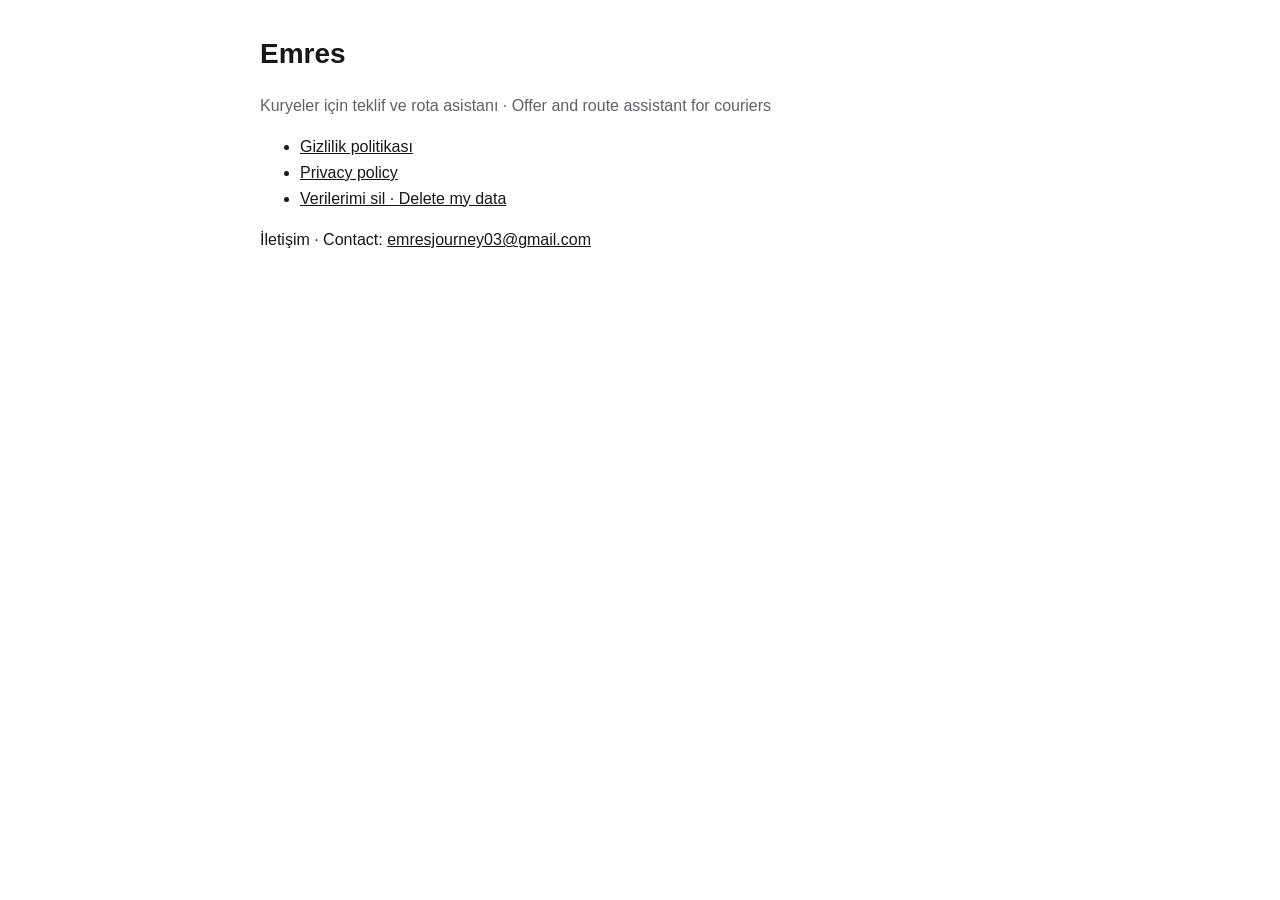
<file: index.html>
<!doctype html><html lang="tr"><head><meta charset="utf-8"><meta name="viewport" content="width=device-width,initial-scale=1">
<title>Emres</title><link rel="stylesheet" href="style.css"></head><body><main>
<h1>Emres</h1><p class="muted">Kuryeler için teklif ve rota asistanı · Offer and route assistant for couriers</p>
<ul><li><a href="privacy.html">Gizlilik politikası</a></li><li><a href="privacy-en.html">Privacy policy</a></li>
<li><a href="delete.html">Verilerimi sil · Delete my data</a></li></ul>
<p>İletişim · Contact: <a href="mailto:emresjourney03@gmail.com">emresjourney03@gmail.com</a></p></main></body></html>
</file>
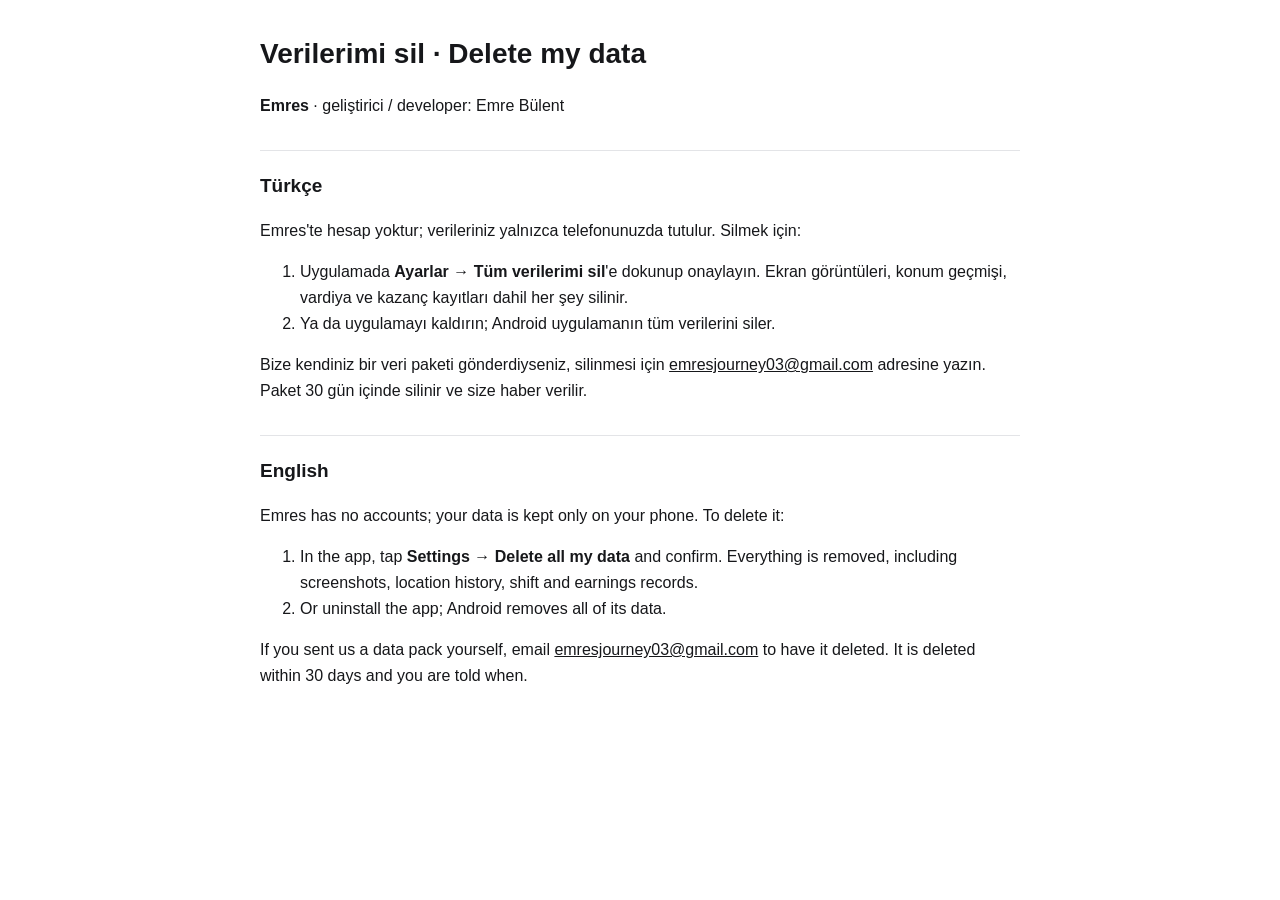
<file: delete.html>
<!doctype html><html lang="tr"><head><meta charset="utf-8"><meta name="viewport" content="width=device-width,initial-scale=1">
<title>Verilerimi sil</title><link rel="stylesheet" href="style.css"></head><body><main>
<h1>Verilerimi sil · Delete my data</h1>
<p><b>Emres</b> · geliştirici / developer: Emre Bülent</p>
<h2>Türkçe</h2>
<p>Emres'te hesap yoktur; verileriniz yalnızca telefonunuzda tutulur. Silmek için:</p>
<ol><li>Uygulamada <b>Ayarlar → Tüm verilerimi sil</b>'e dokunup onaylayın. Ekran görüntüleri, konum geçmişi, vardiya ve kazanç kayıtları dahil her şey silinir.</li>
<li>Ya da uygulamayı kaldırın; Android uygulamanın tüm verilerini siler.</li></ol>
<p>Bize kendiniz bir veri paketi gönderdiyseniz, silinmesi için <a href="mailto:emresjourney03@gmail.com">emresjourney03@gmail.com</a> adresine yazın. Paket 30 gün içinde silinir ve size haber verilir.</p>
<h2>English</h2>
<p>Emres has no accounts; your data is kept only on your phone. To delete it:</p>
<ol><li>In the app, tap <b>Settings → Delete all my data</b> and confirm. Everything is removed, including screenshots, location history, shift and earnings records.</li>
<li>Or uninstall the app; Android removes all of its data.</li></ol>
<p>If you sent us a data pack yourself, email <a href="mailto:emresjourney03@gmail.com">emresjourney03@gmail.com</a> to have it deleted. It is deleted within 30 days and you are told when.</p>
</main></body></html>
</file>
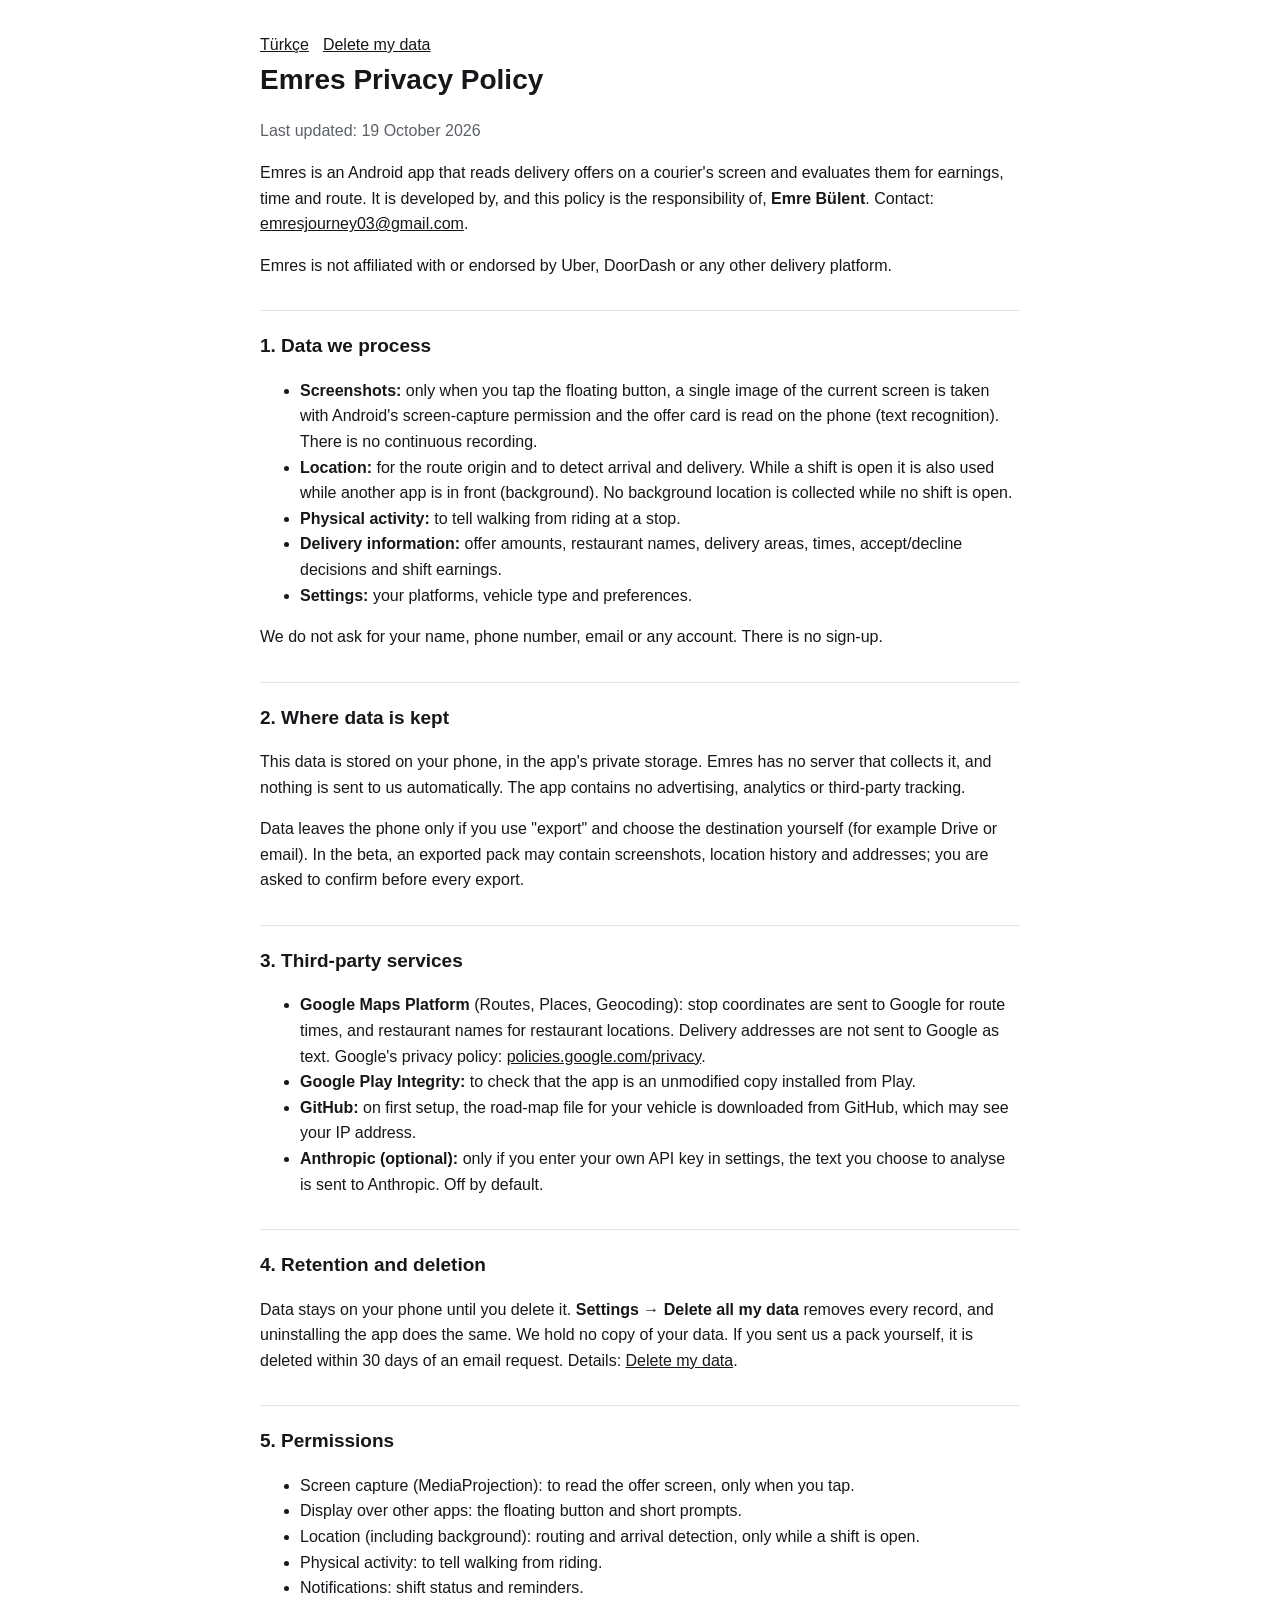
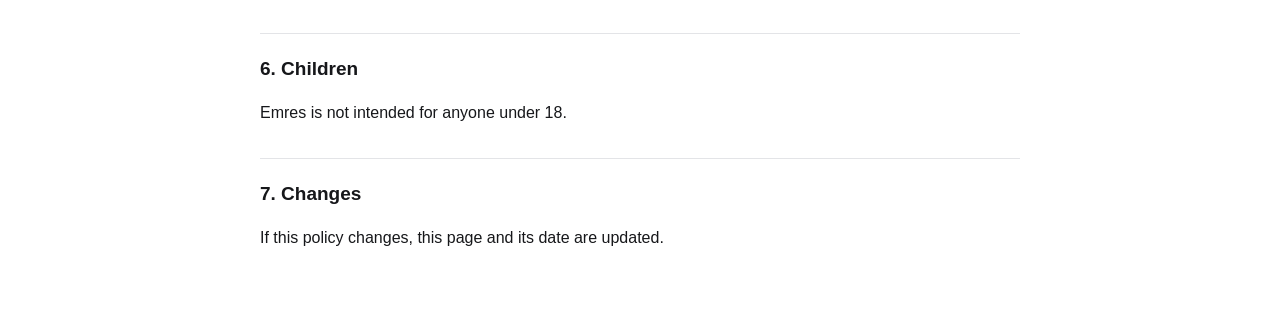
<file: privacy-en.html>
<!doctype html><html lang="en"><head><meta charset="utf-8"><meta name="viewport" content="width=device-width,initial-scale=1">
<title>Emres Privacy</title><link rel="stylesheet" href="style.css"></head><body><main>
<nav><a href="privacy.html">Türkçe</a><a href="delete.html">Delete my data</a></nav>
<h1>Emres Privacy Policy</h1><p class="muted">Last updated: 19 October 2026</p>
<p>Emres is an Android app that reads delivery offers on a courier's screen and evaluates them for earnings, time and route. It is developed by, and this policy is the responsibility of, <b>Emre Bülent</b>. Contact: <a href="mailto:emresjourney03@gmail.com">emresjourney03@gmail.com</a>.</p>
<p>Emres is not affiliated with or endorsed by Uber, DoorDash or any other delivery platform.</p>

<h2>1. Data we process</h2>
<ul>
<li><b>Screenshots:</b> only when you tap the floating button, a single image of the current screen is taken with Android's screen-capture permission and the offer card is read on the phone (text recognition). There is no continuous recording.</li>
<li><b>Location:</b> for the route origin and to detect arrival and delivery. While a shift is open it is also used while another app is in front (background). No background location is collected while no shift is open.</li>
<li><b>Physical activity:</b> to tell walking from riding at a stop.</li>
<li><b>Delivery information:</b> offer amounts, restaurant names, delivery areas, times, accept/decline decisions and shift earnings.</li>
<li><b>Settings:</b> your platforms, vehicle type and preferences.</li>
</ul>
<p>We do not ask for your name, phone number, email or any account. There is no sign-up.</p>

<h2>2. Where data is kept</h2>
<p>This data is stored on your phone, in the app's private storage. Emres has no server that collects it, and nothing is sent to us automatically. The app contains no advertising, analytics or third-party tracking.</p>
<p>Data leaves the phone only if you use "export" and choose the destination yourself (for example Drive or email). In the beta, an exported pack may contain screenshots, location history and addresses; you are asked to confirm before every export.</p>

<h2>3. Third-party services</h2>
<ul>
<li><b>Google Maps Platform</b> (Routes, Places, Geocoding): stop coordinates are sent to Google for route times, and restaurant names for restaurant locations. Delivery addresses are not sent to Google as text. Google's privacy policy: <a href="https://policies.google.com/privacy">policies.google.com/privacy</a>.</li>
<li><b>Google Play Integrity:</b> to check that the app is an unmodified copy installed from Play.</li>
<li><b>GitHub:</b> on first setup, the road-map file for your vehicle is downloaded from GitHub, which may see your IP address.</li>
<li><b>Anthropic (optional):</b> only if you enter your own API key in settings, the text you choose to analyse is sent to Anthropic. Off by default.</li>
</ul>

<h2>4. Retention and deletion</h2>
<p>Data stays on your phone until you delete it. <b>Settings → Delete all my data</b> removes every record, and uninstalling the app does the same. We hold no copy of your data. If you sent us a pack yourself, it is deleted within 30 days of an email request. Details: <a href="delete.html">Delete my data</a>.</p>

<h2>5. Permissions</h2>
<ul>
<li>Screen capture (MediaProjection): to read the offer screen, only when you tap.</li>
<li>Display over other apps: the floating button and short prompts.</li>
<li>Location (including background): routing and arrival detection, only while a shift is open.</li>
<li>Physical activity: to tell walking from riding.</li>
<li>Notifications: shift status and reminders.</li>
</ul>

<h2>6. Children</h2>
<p>Emres is not intended for anyone under 18.</p>

<h2>7. Changes</h2>
<p>If this policy changes, this page and its date are updated.</p>
</main></body></html>
</file>
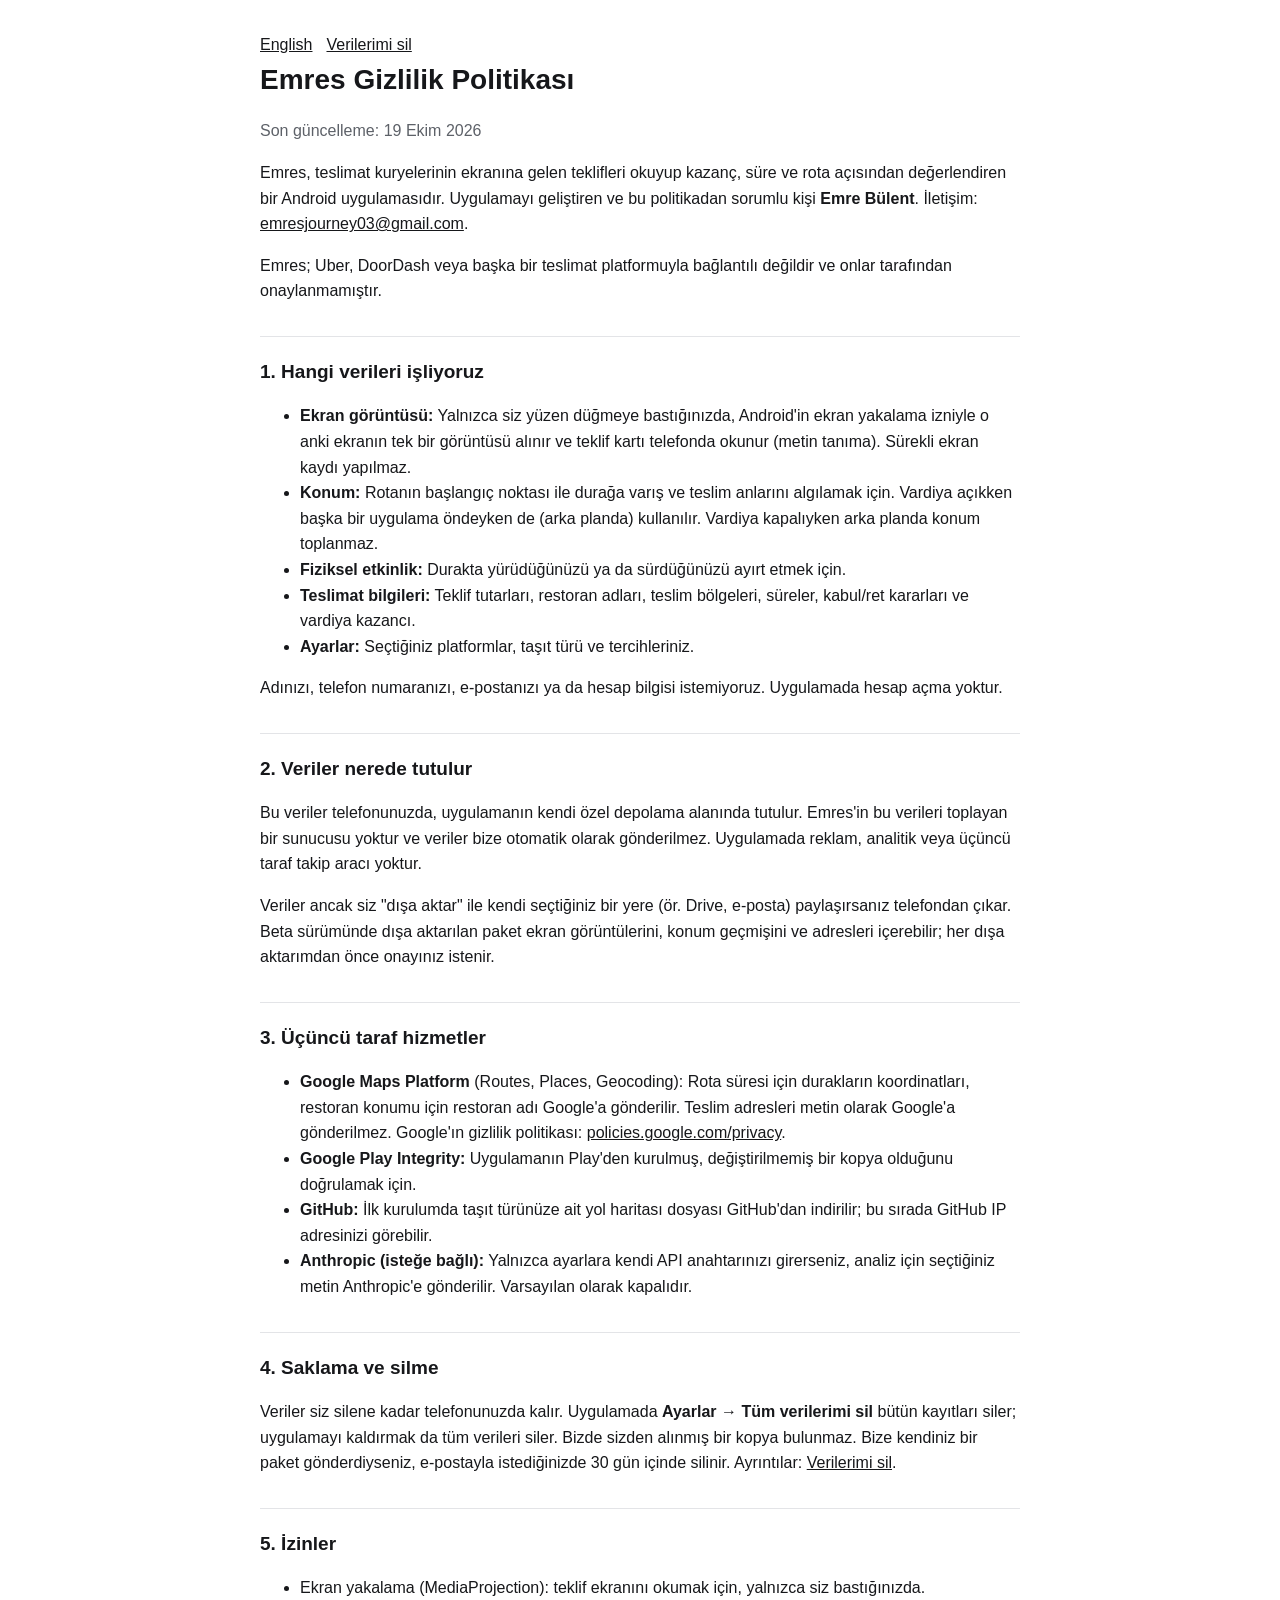
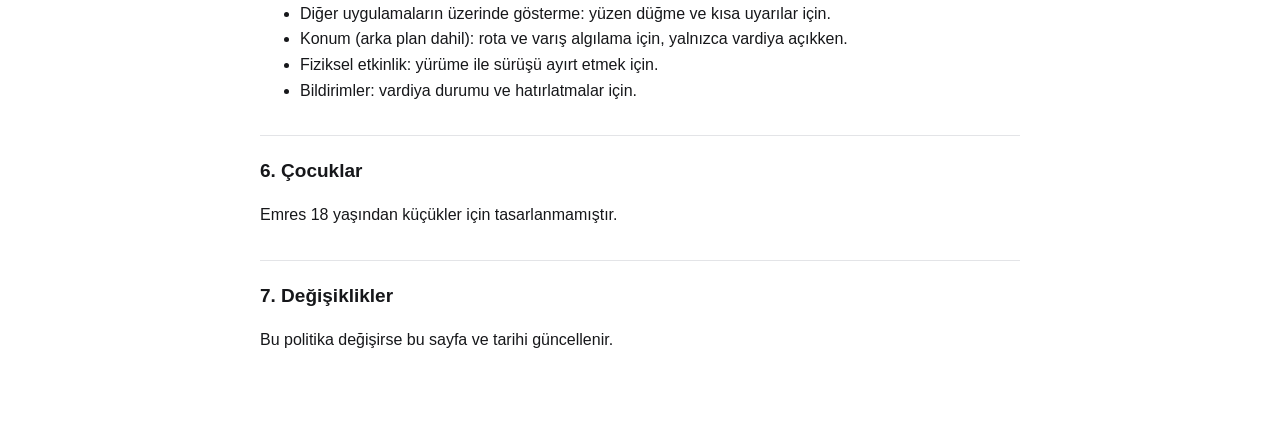
<file: privacy.html>
<!doctype html><html lang="tr"><head><meta charset="utf-8"><meta name="viewport" content="width=device-width,initial-scale=1">
<title>Emres Gizlilik</title><link rel="stylesheet" href="style.css"></head><body><main>
<nav><a href="privacy-en.html">English</a><a href="delete.html">Verilerimi sil</a></nav>
<h1>Emres Gizlilik Politikası</h1><p class="muted">Son güncelleme: 19 Ekim 2026</p>
<p>Emres, teslimat kuryelerinin ekranına gelen teklifleri okuyup kazanç, süre ve rota açısından değerlendiren bir Android uygulamasıdır. Uygulamayı geliştiren ve bu politikadan sorumlu kişi <b>Emre Bülent</b>. İletişim: <a href="mailto:emresjourney03@gmail.com">emresjourney03@gmail.com</a>.</p>
<p>Emres; Uber, DoorDash veya başka bir teslimat platformuyla bağlantılı değildir ve onlar tarafından onaylanmamıştır.</p>

<h2>1. Hangi verileri işliyoruz</h2>
<ul>
<li><b>Ekran görüntüsü:</b> Yalnızca siz yüzen düğmeye bastığınızda, Android'in ekran yakalama izniyle o anki ekranın tek bir görüntüsü alınır ve teklif kartı telefonda okunur (metin tanıma). Sürekli ekran kaydı yapılmaz.</li>
<li><b>Konum:</b> Rotanın başlangıç noktası ile durağa varış ve teslim anlarını algılamak için. Vardiya açıkken başka bir uygulama öndeyken de (arka planda) kullanılır. Vardiya kapalıyken arka planda konum toplanmaz.</li>
<li><b>Fiziksel etkinlik:</b> Durakta yürüdüğünüzü ya da sürdüğünüzü ayırt etmek için.</li>
<li><b>Teslimat bilgileri:</b> Teklif tutarları, restoran adları, teslim bölgeleri, süreler, kabul/ret kararları ve vardiya kazancı.</li>
<li><b>Ayarlar:</b> Seçtiğiniz platformlar, taşıt türü ve tercihleriniz.</li>
</ul>
<p>Adınızı, telefon numaranızı, e-postanızı ya da hesap bilgisi istemiyoruz. Uygulamada hesap açma yoktur.</p>

<h2>2. Veriler nerede tutulur</h2>
<p>Bu veriler telefonunuzda, uygulamanın kendi özel depolama alanında tutulur. Emres'in bu verileri toplayan bir sunucusu yoktur ve veriler bize otomatik olarak gönderilmez. Uygulamada reklam, analitik veya üçüncü taraf takip aracı yoktur.</p>
<p>Veriler ancak siz "dışa aktar" ile kendi seçtiğiniz bir yere (ör. Drive, e-posta) paylaşırsanız telefondan çıkar. Beta sürümünde dışa aktarılan paket ekran görüntülerini, konum geçmişini ve adresleri içerebilir; her dışa aktarımdan önce onayınız istenir.</p>

<h2>3. Üçüncü taraf hizmetler</h2>
<ul>
<li><b>Google Maps Platform</b> (Routes, Places, Geocoding): Rota süresi için durakların koordinatları, restoran konumu için restoran adı Google'a gönderilir. Teslim adresleri metin olarak Google'a gönderilmez. Google'ın gizlilik politikası: <a href="https://policies.google.com/privacy">policies.google.com/privacy</a>.</li>
<li><b>Google Play Integrity:</b> Uygulamanın Play'den kurulmuş, değiştirilmemiş bir kopya olduğunu doğrulamak için.</li>
<li><b>GitHub:</b> İlk kurulumda taşıt türünüze ait yol haritası dosyası GitHub'dan indirilir; bu sırada GitHub IP adresinizi görebilir.</li>
<li><b>Anthropic (isteğe bağlı):</b> Yalnızca ayarlara kendi API anahtarınızı girerseniz, analiz için seçtiğiniz metin Anthropic'e gönderilir. Varsayılan olarak kapalıdır.</li>
</ul>

<h2>4. Saklama ve silme</h2>
<p>Veriler siz silene kadar telefonunuzda kalır. Uygulamada <b>Ayarlar → Tüm verilerimi sil</b> bütün kayıtları siler; uygulamayı kaldırmak da tüm verileri siler. Bizde sizden alınmış bir kopya bulunmaz. Bize kendiniz bir paket gönderdiyseniz, e-postayla istediğinizde 30 gün içinde silinir. Ayrıntılar: <a href="delete.html">Verilerimi sil</a>.</p>

<h2>5. İzinler</h2>
<ul>
<li>Ekran yakalama (MediaProjection): teklif ekranını okumak için, yalnızca siz bastığınızda.</li>
<li>Diğer uygulamaların üzerinde gösterme: yüzen düğme ve kısa uyarılar için.</li>
<li>Konum (arka plan dahil): rota ve varış algılama için, yalnızca vardiya açıkken.</li>
<li>Fiziksel etkinlik: yürüme ile sürüşü ayırt etmek için.</li>
<li>Bildirimler: vardiya durumu ve hatırlatmalar için.</li>
</ul>

<h2>6. Çocuklar</h2>
<p>Emres 18 yaşından küçükler için tasarlanmamıştır.</p>

<h2>7. Değişiklikler</h2>
<p>Bu politika değişirse bu sayfa ve tarihi güncellenir.</p>
</main></body></html>
</file>
<file: style.css>
:root{--bg:#fff;--fg:#16171a;--muted:#5d6168;--line:#e3e4e7}
@media (prefers-color-scheme:dark){:root{--bg:#0b0b0d;--fg:#eceef1;--muted:#9a9ea4;--line:#26272b}}
body{margin:0;background:var(--bg);color:var(--fg);font:16px/1.6 -apple-system,"Segoe UI",Roboto,Inter,Arial,sans-serif}
main{max-width:760px;margin:0 auto;padding:32px 16px 64px}
h1{font-size:28px;margin:0 0 4px}h2{font-size:19px;margin:32px 0 8px;border-top:1px solid var(--line);padding-top:20px}
.muted{color:var(--muted)}a{color:inherit}nav a{margin-right:14px}
</file>
